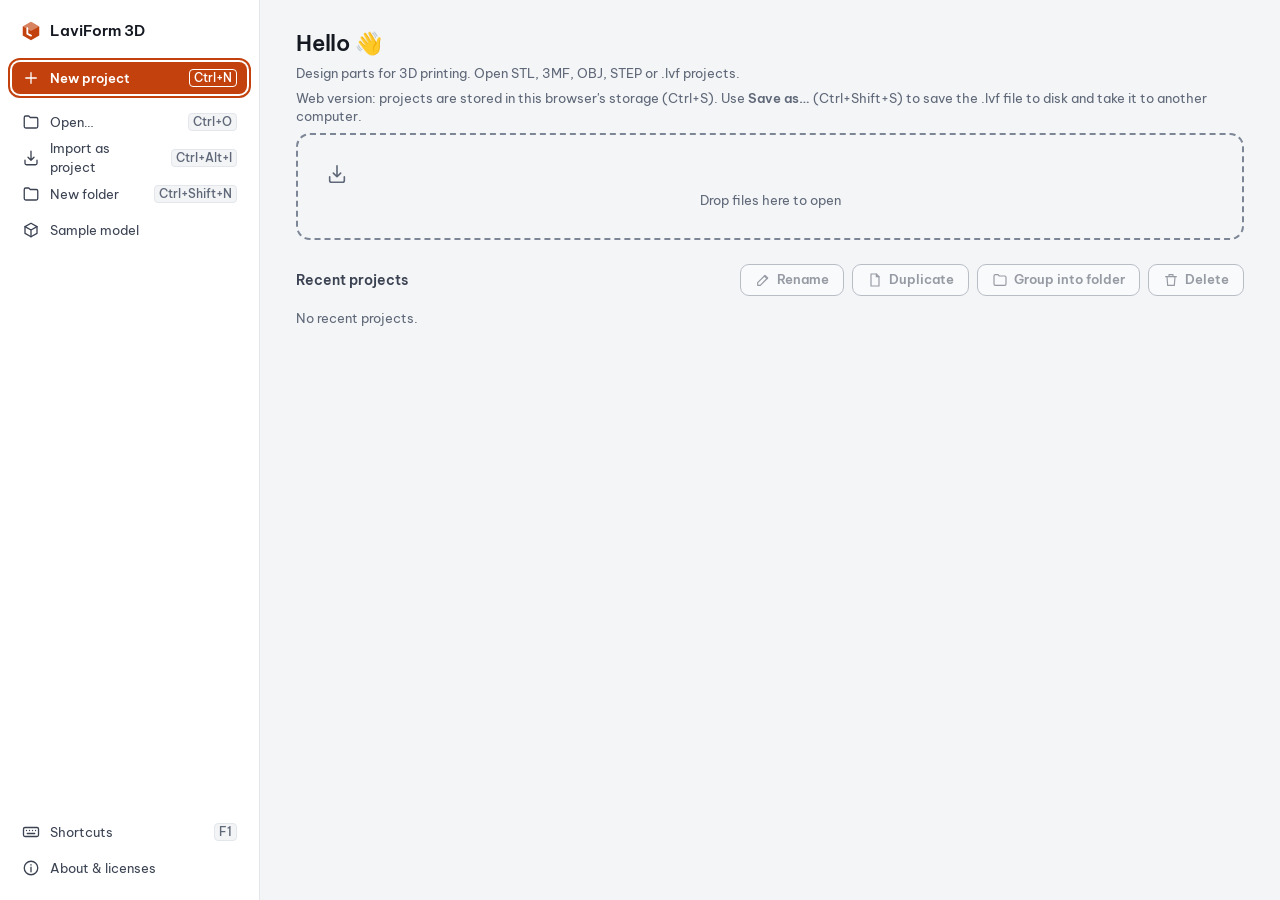
<file: index.html>
<!doctype html>
<html lang="vi">
<head>
<meta charset="utf-8">
<meta name="viewport" content="width=device-width, initial-scale=1, viewport-fit=cover">
<meta http-equiv="Content-Security-Policy" content="default-src 'self'; script-src 'self' 'wasm-unsafe-eval'; worker-src 'self' blob:; style-src 'self' 'unsafe-inline'; img-src 'self' data: blob:; font-src 'self' data:; connect-src 'self' blob: data: https://xiqkdrlhkmalpafdtplc.supabase.co; object-src 'none'; base-uri 'none'">
<meta name="theme-color" content="#1d4ed8">
<meta name="description" content="LaviForm 3D — thiết kế 3D cho in 3D ngay trên trình duyệt (bản web)">
<meta name="apple-mobile-web-app-capable" content="yes">
<meta name="mobile-web-app-capable" content="yes">
<meta name="apple-mobile-web-app-title" content="LaviForm 3D">
<link rel="manifest" href="./manifest.webmanifest">
<link rel="icon" type="image/png" href="./icons/icon-192.png">
<link rel="apple-touch-icon" href="./icons/apple-touch-icon.png">
<title>LaviForm 3D</title>
  <script type="module" crossorigin src="./assets/index-CjIGFANw.js"></script>
  <link rel="modulepreload" crossorigin href="./assets/t-DcVxcY-1.js">
  <link rel="modulepreload" crossorigin href="./assets/model-QMLOx9t4.js">
  <link rel="stylesheet" crossorigin href="./assets/index-B78vwPgP.css">
</head>
<body></body>
</html>
</file>
<file: assets/index-B78vwPgP.css>
@font-face{font-family:Be Vietnam Pro;font-style:normal;font-display:swap;font-weight:400;src:url(./be-vietnam-pro-vietnamese-400-normal-CRcqvyg1.woff2)format("woff2"),url(./be-vietnam-pro-vietnamese-400-normal-BuGn0gnm.woff)format("woff");unicode-range:U+102-103,U+110-111,U+128-129,U+168-169,U+1A0-1A1,U+1AF-1B0,U+300-301,U+303-304,U+308-309,U+323,U+329,U+1EA0-1EF9,U+20AB}@font-face{font-family:Be Vietnam Pro;font-style:normal;font-display:swap;font-weight:400;src:url(./be-vietnam-pro-latin-ext-400-normal-CiZNW1ec.woff2)format("woff2"),url(./be-vietnam-pro-latin-ext-400-normal-DYBYyMQr.woff)format("woff");unicode-range:U+100-2BA,U+2BD-2C5,U+2C7-2CC,U+2CE-2D7,U+2DD-2FF,U+304,U+308,U+329,U+1D00-1DBF,U+1E00-1E9F,U+1EF2-1EFF,U+2020,U+20A0-20AB,U+20AD-20C0,U+2113,U+2C60-2C7F,U+A720-A7FF}@font-face{font-family:Be Vietnam Pro;font-style:normal;font-display:swap;font-weight:400;src:url(./be-vietnam-pro-latin-400-normal-PpnXBOrz.woff2)format("woff2"),url(./be-vietnam-pro-latin-400-normal-bXgqVju9.woff)format("woff");unicode-range:U+??,U+131,U+152-153,U+2BB-2BC,U+2C6,U+2DA,U+2DC,U+304,U+308,U+329,U+2000-206F,U+20AC,U+2122,U+2191,U+2193,U+2212,U+2215,U+FEFF,U+FFFD}@font-face{font-family:Be Vietnam Pro;font-style:normal;font-display:swap;font-weight:500;src:url(./be-vietnam-pro-vietnamese-500-normal-DREgrEoJ.woff2)format("woff2"),url(./be-vietnam-pro-vietnamese-500-normal-CfdwVo8-.woff)format("woff");unicode-range:U+102-103,U+110-111,U+128-129,U+168-169,U+1A0-1A1,U+1AF-1B0,U+300-301,U+303-304,U+308-309,U+323,U+329,U+1EA0-1EF9,U+20AB}@font-face{font-family:Be Vietnam Pro;font-style:normal;font-display:swap;font-weight:500;src:url(./be-vietnam-pro-latin-ext-500-normal-h0Fp6aX0.woff2)format("woff2"),url(./be-vietnam-pro-latin-ext-500-normal-CK0UkkKf.woff)format("woff");unicode-range:U+100-2BA,U+2BD-2C5,U+2C7-2CC,U+2CE-2D7,U+2DD-2FF,U+304,U+308,U+329,U+1D00-1DBF,U+1E00-1E9F,U+1EF2-1EFF,U+2020,U+20A0-20AB,U+20AD-20C0,U+2113,U+2C60-2C7F,U+A720-A7FF}@font-face{font-family:Be Vietnam Pro;font-style:normal;font-display:swap;font-weight:500;src:url(./be-vietnam-pro-latin-500-normal-B6LVzGNe.woff2)format("woff2"),url(./be-vietnam-pro-latin-500-normal-BJkVuMHw.woff)format("woff");unicode-range:U+??,U+131,U+152-153,U+2BB-2BC,U+2C6,U+2DA,U+2DC,U+304,U+308,U+329,U+2000-206F,U+20AC,U+2122,U+2191,U+2193,U+2212,U+2215,U+FEFF,U+FFFD}@font-face{font-family:Be Vietnam Pro;font-style:normal;font-display:swap;font-weight:600;src:url(./be-vietnam-pro-vietnamese-600-normal-nyU-ZL2p.woff2)format("woff2"),url(./be-vietnam-pro-vietnamese-600-normal-DkpCIyan.woff)format("woff");unicode-range:U+102-103,U+110-111,U+128-129,U+168-169,U+1A0-1A1,U+1AF-1B0,U+300-301,U+303-304,U+308-309,U+323,U+329,U+1EA0-1EF9,U+20AB}@font-face{font-family:Be Vietnam Pro;font-style:normal;font-display:swap;font-weight:600;src:url(./be-vietnam-pro-latin-ext-600-normal-BNd8euf0.woff2)format("woff2"),url(./be-vietnam-pro-latin-ext-600-normal-BeUwKxhG.woff)format("woff");unicode-range:U+100-2BA,U+2BD-2C5,U+2C7-2CC,U+2CE-2D7,U+2DD-2FF,U+304,U+308,U+329,U+1D00-1DBF,U+1E00-1E9F,U+1EF2-1EFF,U+2020,U+20A0-20AB,U+20AD-20C0,U+2113,U+2C60-2C7F,U+A720-A7FF}@font-face{font-family:Be Vietnam Pro;font-style:normal;font-display:swap;font-weight:600;src:url(./be-vietnam-pro-latin-600-normal-BZDkUTrt.woff2)format("woff2"),url(./be-vietnam-pro-latin-600-normal-5IO4e7bK.woff)format("woff");unicode-range:U+??,U+131,U+152-153,U+2BB-2BC,U+2C6,U+2DA,U+2DC,U+304,U+308,U+329,U+2000-206F,U+20AC,U+2122,U+2191,U+2193,U+2212,U+2215,U+FEFF,U+FFFD}:root{--font:"Be Vietnam Pro", system-ui, "Segoe UI", sans-serif;--bg:#f4f5f7;--vpbg:linear-gradient(#fbfbfc, #eef0f3);--surf:#fff;--surf-glass:#fffffff0;--surf2:#f3f4f6;--surf3:#e9ebef;--fg:#141821;--fg2:#3b4252;--fg3:#5f6878;--line:#e3e6eb;--line2:#7d8696;--acc:#c2410c;--accsoft:#c2410c17;--onacc:#fff;--ok:#15803d;--warn:#b45309;--err:#b91c1c;--sh:0 1px 2px #1018280f, 0 4px 14px #10182812;--sh2:0 2px 6px #10182814, 0 16px 40px #10182824;--r1:6px;--r2:9px;--r3:14px;--s1:4px;--s2:8px;--s3:12px;--s4:16px;--s5:24px;--t:.16s cubic-bezier(.2,.7,.2,1);--hit:32px;--row:32px;--tab:40px;--rail:48px;--rb:44px;--lightningcss-light:initial;--lightningcss-dark: ;color-scheme:light}html.dark{--bg:#0f1115;--vpbg:radial-gradient(1200px 700px at 50% 40%, #1c2029, #111318);--surf:#1a1d24;--surf-glass:#1a1d24f2;--surf2:#232733;--surf3:#2b3040;--fg:#eceef3;--fg2:#c3c8d3;--fg3:#9ba3b4;--line:#2b303c;--line2:#6b7385;--acc:#fb923c;--accsoft:#fb923c22;--onacc:#1d0e04;--ok:#4ade80;--warn:#fbbf24;--err:#f87171;--sh:0 1px 2px #0006, 0 6px 18px #00000059;--sh2:0 4px 10px #0006, 0 24px 60px #00000080;--lightningcss-light: ;--lightningcss-dark:initial;color-scheme:dark}html.touch{--hit:44px;--row:44px;--tab:44px;--rail:56px;--rb:52px}@media (prefers-reduced-motion:reduce){:root{--t:0s}}*{box-sizing:border-box;margin:0}html,body{height:100%}body{font:13px/1.45 var(--font);color:var(--fg);background:var(--bg);-webkit-font-smoothing:antialiased;user-select:none;overflow:hidden}button{font:inherit;color:inherit;cursor:pointer;background:0 0;border:0}input,select,textarea{font:inherit;color:inherit}.i{flex:none;display:block}:focus-visible{outline:2px solid var(--acc);outline-offset:2px;border-radius:4px}.k{font:500 12px var(--font);color:var(--fg3);border:1px solid var(--line);background:var(--surf2);white-space:nowrap;border-radius:4px;padding:0 4px;line-height:16px}.sp{flex:1}.hidden{display:none!important}#app{grid-template-rows:calc(var(--tab) + 1px) auto 1fr 26px;grid-template-columns:var(--rail) 1fr var(--rail);display:grid;position:absolute;inset:0}.title{background:var(--surf);border-bottom:1px solid var(--line);z-index:4;-webkit-app-region:no-drag;grid-column:1/-1;align-items:center;gap:8px;padding:0 8px 0 12px;display:flex}.brand{white-space:nowrap;align-items:center;gap:8px;font-weight:600;display:flex}.doc-name{color:var(--fg3);text-overflow:ellipsis;white-space:nowrap;max-width:220px;overflow:hidden}.tabs{height:100%;margin-left:8px;display:flex}.tabs button{height:100%;color:var(--fg3);transition:color var(--t);border-bottom:2px solid #0000;padding:0 12px;font-weight:500}.tabs button:hover{color:var(--fg)}.tabs button[aria-selected=true]{color:var(--acc);border-color:var(--acc)}.qsearch{background:var(--surf2);width:320px;height:30px;color:var(--fg3);border:1px solid var(--line);border-radius:8px;align-items:center;gap:8px;padding:0 10px;display:flex}.tb{width:var(--hit);height:var(--hit);color:var(--fg2);transition:background var(--t);border-radius:8px;place-items:center;display:grid}.tb:hover:not(:disabled){background:var(--surf2);color:var(--fg)}.tb:disabled{opacity:.4;cursor:default}.tb.on{background:var(--accsoft);color:var(--acc)}.ribbon{background:var(--surf);border-bottom:1px solid var(--line);box-shadow:var(--sh);z-index:3;scrollbar-width:none;grid-column:1/-1;align-items:center;min-height:52px;padding:4px 8px;display:flex;overflow-x:auto}.ribbon:hover{scrollbar-width:thin}.ribbon.more{mask-image:linear-gradient(90deg,#000 calc(100% - 40px),#0000)}.grp{border-right:1px solid var(--line);align-items:center;gap:2px;height:44px;padding:0 8px;display:flex}.grp:last-child{border-right:0}.grp em{white-space:nowrap;color:var(--fg3);margin-right:4px;font-size:12px;font-style:normal}.rb{white-space:nowrap;min-width:44px;height:var(--rb);border-radius:var(--r2);color:var(--fg2);transition:background var(--t), color var(--t);justify-content:center;align-items:center;gap:6px;padding:0 8px;font-size:12px;display:flex;position:relative}.rb:hover:not([aria-disabled=true]){background:var(--surf2);color:var(--fg)}.rb.on{background:var(--accsoft);color:var(--acc);box-shadow:inset 0 0 0 2px var(--acc)}.rb[aria-disabled=true]{opacity:.45;cursor:default}@media (height<=900px){html:not(.touch) .rb .lb,html:not(.touch) .grp em{display:none}html:not(.touch) .rb,html:not(.touch) .grp{padding:0 6px}}html.touch .rb{flex-direction:column;gap:2px;min-width:56px;padding:2px 6px}html.touch .grp{height:58px}.rail{background:var(--surf);border-right:1px solid var(--line);z-index:2;flex-direction:column;align-items:center;gap:6px;padding-top:8px;display:flex}.rail.r{border-right:0;border-left:1px solid var(--line)}.rail .tb{width:calc(var(--hit) + 8px);height:calc(var(--hit) + 8px)}.center{background:var(--vpbg);position:relative;overflow:hidden}.center canvas{outline:none;position:absolute;inset:0}.center canvas:focus-visible{outline:2px solid var(--acc);outline-offset:-2px}.pane{background:var(--surf-glass);backdrop-filter:blur(12px);border:1px solid var(--line);width:280px;max-height:calc(100% - 80px);box-shadow:var(--sh2);z-index:5;border-radius:12px;flex-direction:column;display:flex;position:absolute;top:8px;left:8px;overflow:hidden}.ph{border-bottom:1px solid var(--line);flex:none;align-items:center;gap:8px;height:40px;padding:0 8px 0 12px;font-weight:600;display:flex}.pbody{flex:1;padding:4px 0;overflow:auto}.row{min-height:var(--row);color:var(--fg2);cursor:default;align-items:center;gap:8px;padding:0 8px 0 12px;display:flex}.row:hover{background:var(--surf2)}.row.sel{background:var(--accsoft);color:var(--fg);box-shadow:inset 3px 0 0 var(--acc)}.row .t{text-overflow:ellipsis;white-space:nowrap;flex:1;overflow:hidden}.row .m{color:var(--fg3);font-size:12px}.row .tb{width:28px;height:28px}html.touch .row .tb{width:44px;height:44px}.row input.rename{border:1px solid var(--acc);background:var(--surf);border-radius:6px;flex:1;min-width:0;padding:2px 6px}.swatch{border:1px solid var(--line2);border-radius:4px;flex:none;width:12px;height:12px}.empty{color:var(--fg3);text-align:center;padding:16px;line-height:1.6}.empty b{color:var(--fg2);margin-bottom:4px;display:block}.card{border-radius:var(--r3);background:var(--surf-glass);backdrop-filter:blur(12px);border:1px solid var(--line);width:300px;box-shadow:var(--sh2);z-index:5;padding:12px 14px;position:absolute;top:10px;right:10px}.card h4{align-items:center;gap:8px;margin-bottom:8px;font-size:13px;display:flex}.kv{grid-template-columns:auto 1fr;gap:6px 12px;font-size:12.5px;display:grid}.kv dt{color:var(--fg3)}.kv dd{text-align:right;font-variant-numeric:tabular-nums}.chip{cursor:default;background:var(--accsoft);color:var(--acc);white-space:nowrap;border-radius:99px;align-items:center;padding:1px 8px;font-size:12px;font-weight:600;line-height:1.5;display:inline-flex}.chip.ok{color:var(--ok);background:#15803d1a}.chip.bad{color:var(--err);background:#b91c1c17}.btn{height:var(--hit);border-radius:var(--r2);border:1px solid var(--line2);min-width:80px;color:var(--fg2);background:var(--surf);transition:filter var(--t), background var(--t);justify-content:center;align-items:center;gap:6px;padding:0 14px;font-weight:600;display:inline-flex}.btn:hover{background:var(--surf2)}.btn.p{background:var(--acc);border-color:var(--acc);color:var(--onacc)}.btn.p:hover{filter:brightness(1.08)}.btn:disabled{opacity:.5;cursor:default}.seg{background:var(--surf2);border:1px solid var(--line);border-radius:8px;padding:2px;display:inline-flex}.seg button{height:calc(var(--hit) - 6px);color:var(--fg3);white-space:nowrap;border-radius:6px;padding:0 10px}.seg button[aria-pressed=true]{background:var(--surf);color:var(--fg);box-shadow:var(--sh)}.field{color:var(--fg3);justify-content:space-between;align-items:center;gap:12px;margin-top:10px;display:flex}.inp{height:var(--hit);border:1px solid var(--line2);background:var(--surf);border-radius:8px;min-width:0;padding:0 10px}.inp:focus{outline:2px solid var(--acc);outline-offset:2px}select.inp{padding-right:4px}.vtb{background:var(--surf-glass);border:1px solid var(--line);box-shadow:var(--sh);z-index:4;border-radius:10px;gap:2px;padding:4px;display:flex;position:absolute;bottom:12px;left:50%;transform:translate(-50%)}.vtb .sep{background:var(--line);width:1px;margin:4px 2px}.status{color:var(--fg3);background:var(--surf);border-top:1px solid var(--line);white-space:nowrap;z-index:3;grid-column:1/-1;align-items:center;gap:14px;padding:0 12px;font-size:12px;display:flex;overflow:hidden}.status button{color:var(--fg3)}.status button:hover{color:var(--fg)}.status .coords{font-variant-numeric:tabular-nums;min-width:230px}.viewcube{z-index:4;width:72px;height:88px;position:absolute;top:8px;right:12px}.vc-face{transform-origin:0 0;font:600 10px var(--font);letter-spacing:.03em;color:var(--fg2);background:var(--surf2);border:1px solid var(--line2);backface-visibility:hidden;place-items:center;display:grid;position:absolute;top:0;left:0}.vc-face:hover{background:var(--accsoft);color:var(--acc)}.vc-home{width:24px;height:24px;color:var(--fg3);background:var(--surf-glass);border:1px solid var(--line);z-index:300;border-radius:6px;place-items:center;display:grid;position:absolute;top:-4px;left:-4px}html.touch .vc-home{width:44px;height:44px;top:-16px;left:-24px}.mlabel{font:600 12px var(--font);background:var(--acc);color:var(--onacc);box-shadow:var(--sh);pointer-events:none;z-index:4;white-space:nowrap;font-variant-numeric:tabular-nums;border-radius:6px;padding:3px 8px;position:absolute;transform:translate(-50%,-140%)}.hint{background:var(--surf-glass);border:1px solid var(--line);box-shadow:var(--sh);z-index:6;color:var(--fg2);border-radius:10px;align-items:center;gap:10px;padding:6px 12px;display:flex;position:absolute;top:12px;left:50%;transform:translate(-50%)}.dash{z-index:20;background:var(--bg);grid-template-columns:260px 1fr;display:grid;position:absolute;inset:0}.dash nav{background:var(--surf);border-right:1px solid var(--line);flex-direction:column;gap:4px;padding:16px 12px;display:flex}.dash nav .brand{padding:4px 8px 16px;font-size:15px}.dash nav button.nv{height:var(--hit);color:var(--fg2);text-align:left;border-radius:8px;align-items:center;gap:10px;padding:0 10px;display:flex}.dash nav button.nv:hover{background:var(--surf2)}.dash nav button.nv.p{background:var(--acc);color:var(--onacc);margin-bottom:8px;font-weight:600}.dash main{padding:28px 36px;overflow:auto}.dash h1{letter-spacing:-.01em;font-size:22px;font-weight:600}.dash h2{color:var(--fg2);margin:24px 0 12px;font-size:14px;font-weight:600}.grid-cards{grid-template-columns:repeat(auto-fill,minmax(200px,1fr));gap:14px;display:grid}.pcard{text-align:left;border:1px solid var(--line);background:var(--surf);box-shadow:var(--sh);transition:transform var(--t), box-shadow var(--t);border-radius:12px;position:relative;overflow:hidden}.pcard:hover{box-shadow:var(--sh2);transform:translateY(-2px)}.pcard .th{background:var(--vpbg);height:120px;color:var(--fg3);place-items:center;display:grid}.pcard .th img{object-fit:cover;width:100%;height:100%}.pcard .nm{white-space:nowrap;text-overflow:ellipsis;padding:8px 12px 2px;font-weight:600;overflow:hidden}.pcard .tm{color:var(--fg3);padding:0 12px 10px;font-size:12px}.pcard.missing{opacity:.55}.pcard .x{background:var(--surf-glass);position:absolute;top:6px;right:6px}.drop{border:2px dashed var(--line2);text-align:center;color:var(--fg3);border-radius:14px;margin-top:8px;padding:28px}.drop.over{border-color:var(--acc);background:var(--accsoft);color:var(--acc)}.modal-bg{z-index:50;animation:fade var(--t);background:#0008;place-items:center;display:grid;position:fixed;inset:0}.modal{background:var(--surf);width:min(560px,92vw);max-height:86vh;box-shadow:var(--sh2);border:1px solid var(--line);border-radius:16px;padding:18px 20px;overflow:auto}.modal h3{align-items:center;gap:8px;margin-bottom:4px;font-size:16px;display:flex}.modal p.sub{color:var(--fg3);margin-bottom:8px}.modal .acts{justify-content:flex-end;gap:8px;margin-top:18px;display:flex}.modal table{border-collapse:collapse;width:100%;font-size:12.5px}.modal td{border-bottom:1px solid var(--line);padding:5px 4px}.modal td:last-child{text-align:right}.modal .sec{color:var(--fg2);margin:14px 0 4px;font-weight:600}.opt{min-height:var(--hit);align-items:center;gap:10px;display:flex}.opt input[type=checkbox],.opt input[type=radio]{width:18px;height:18px;accent-color:var(--acc)}@keyframes fade{0%{opacity:0}}.palette{background:var(--surf);border:1px solid var(--line);width:min(560px,92vw);box-shadow:var(--sh2);z-index:60;border-radius:14px;position:fixed;top:12%;left:50%;overflow:hidden;transform:translate(-50%)}.palette input{border:0;border-bottom:1px solid var(--line);background:0 0;outline:none;width:100%;height:48px;padding:0 16px;font-size:15px}.palette .list{max-height:360px;padding:6px;overflow:auto}.palette .it{min-height:var(--hit);color:var(--fg2);border-radius:8px;align-items:center;gap:10px;padding:0 10px;display:flex}.palette .it.act{background:var(--accsoft);color:var(--fg)}.palette .it .v{color:var(--fg3);font-size:11.5px}.toasts{z-index:70;flex-direction:column;gap:8px;max-width:420px;display:flex;position:fixed;bottom:40px;right:16px}.toast{background:var(--surf);border:1px solid var(--line);box-shadow:var(--sh2);animation:fade var(--t);border-radius:12px;align-items:flex-start;gap:10px;padding:10px 12px;display:flex}.toast.err{border-color:var(--err)}.toast.err .i{color:var(--err)}.toast.warn .i{color:var(--warn)}.toast.ok .i{color:var(--ok)}.busy{background:var(--surf-glass);border:1px solid var(--line);box-shadow:var(--sh2);z-index:8;border-radius:14px;align-items:center;gap:12px;padding:14px 18px;display:flex;position:absolute;top:50%;left:50%;transform:translate(-50%,-50%)}.spin{border:2px solid var(--line);border-top-color:var(--acc);border-radius:50%;width:18px;height:18px;animation:.8s linear infinite sp}@keyframes sp{to{transform:rotate(360deg)}}.ctxmenu{z-index:80;background:var(--surf);border:1px solid var(--line);min-width:200px;box-shadow:var(--sh2);border-radius:10px;padding:4px;position:fixed}.ctxmenu button{width:100%;min-height:var(--hit);color:var(--fg2);text-align:left;border-radius:6px;align-items:center;gap:10px;padding:0 10px;display:flex}.ctxmenu button:hover,.ctxmenu button:focus{background:var(--surf2);color:var(--fg);outline:none}.ctxmenu hr{border:0;border-top:1px solid var(--line);margin:4px 0}.tip{z-index:90;background:var(--fg);color:var(--bg);pointer-events:none;border-radius:7px;align-items:center;gap:8px;max-width:320px;padding:6px 9px;font-size:12px;display:flex;position:fixed}.tip .k{color:inherit;opacity:.8;background:0 0;border-color:currentColor}.dragover:after{content:"Thả tệp để nhập";border:2px dashed var(--acc);color:var(--acc);background:var(--accsoft);z-index:30;border-radius:14px;place-items:center;font-size:16px;font-weight:600;display:grid;position:absolute;inset:8px}.dtools{align-items:center;gap:8px;margin:24px 0 12px;display:flex}.pcard.sel{outline:2px solid var(--acc);outline-offset:2px}.fgroup{margin:14px 0}.fhead{min-height:var(--hit);color:var(--fg2);cursor:pointer;border-radius:8px;align-items:center;gap:10px;padding:0 10px;display:flex}.fhead:hover{background:var(--surf2)}.fhead.sel{background:var(--accsoft);color:var(--fg)}.fhead .m{color:var(--fg3);font-size:12px}.fgroup .grid-cards{margin:8px 0 0 28px}[data-drop-folder].over{outline:2px dashed var(--acc);outline-offset:4px;border-radius:10px}.sk-overlay{pointer-events:none;z-index:4;position:absolute;inset:0}.sk-dim,.sk-glyph{pointer-events:auto;font:600 12px var(--font);font-variant-numeric:tabular-nums;white-space:nowrap;cursor:pointer;border-radius:6px;position:absolute;transform:translate(-50%,-50%)}.sk-dim{background:var(--surf);color:var(--fg);border:1px solid var(--line2);box-shadow:var(--sh);padding:2px 7px}.sk-glyph{background:var(--surf2);min-width:18px;height:18px;color:var(--fg2);border:1px solid var(--line2);place-items:center;padding:0 4px;font-size:11px;display:grid}html.touch .sk-glyph{min-width:28px;height:28px}html.touch .sk-dim{padding:6px 10px}.sk-dim.sel,.sk-glyph.sel{background:var(--acc);color:var(--onacc);border-color:var(--acc)}.sk-dim.bad,.sk-glyph.bad{border-color:var(--err);color:var(--err)}.sk-snap{background:var(--fg);color:var(--bg);pointer-events:none;white-space:nowrap;border-radius:5px;padding:1px 6px;font-size:11px;position:absolute}.sk-live{font:600 12px var(--font);font-variant-numeric:tabular-nums;background:var(--acc);color:var(--onacc);pointer-events:none;white-space:nowrap;box-shadow:var(--sh);border-radius:6px;padding:2px 8px;position:absolute}.sk-hud{z-index:9;background:var(--surf);border:1px solid var(--line);box-shadow:var(--sh2);border-radius:10px;align-items:center;gap:8px;padding:6px 8px;display:flex;position:absolute}.sk-hud label{color:var(--fg3);align-items:center;gap:6px;font-size:12px;display:flex}.sk-hud input{border:1px solid var(--line2);background:var(--surf);border-radius:6px;width:92px;height:28px;padding:0 8px}.sk-hud input:focus{outline:2px solid var(--acc);outline-offset:1px}.sk-dim-edit{z-index:9;border:2px solid var(--acc);background:var(--surf);width:100px;height:28px;font:600 12px var(--font);border-radius:6px;padding:0 8px;position:absolute}.sk-box{z-index:7;border:1.5px solid var(--acc);background:var(--accsoft);pointer-events:none;position:absolute}.sk-box.cross{border-style:dashed}.sk-hintbar{max-width:calc(100% - 340px);top:auto;bottom:64px}.sk-hintbar .txt{color:var(--fg3);white-space:normal;-webkit-line-clamp:2;-webkit-box-orient:vertical;flex:1 1 0;min-width:8em;line-height:1.35;display:-webkit-box;overflow:hidden}.sk-hintbar>b{white-space:nowrap;text-overflow:ellipsis;flex:0 auto;max-width:12em;overflow:hidden}.sk-hintbar .btn,.sk-hintbar .chip{flex:none}.sk-hintbar>span:not(.txt):not(.sp):not(.chip){white-space:nowrap;flex:none}.sk-hintbar .sep{background:var(--line);width:1px;height:18px}.sk-hintbar{box-sizing:border-box;flex-wrap:wrap;row-gap:4px;overflow:hidden}.sk-hintbar .btn.p{margin-left:auto}@media (width<=1200px){.sk-hintbar .btn .k,.sk-hintbar>b,.sk-hintbar>b+.sep{display:none}.sk-hintbar .txt{min-width:6em}}.sk-help{color:var(--fg3);margin-top:8px;font-size:12px;line-height:1.5}.sec-t{color:var(--fg2);margin:12px 0 2px;font-size:12.5px;font-weight:600}.sk-cons{flex-wrap:wrap;gap:6px;margin-top:6px;display:flex}.sk-cons .btn{min-width:0;height:30px;padding:0 10px;font-weight:500}html.touch .sk-cons .btn{height:44px}.sk-clist .row{border-radius:6px;min-height:30px;padding:0 4px 0 8px}.sk-clist .row.bad{color:var(--err)}.card{max-height:calc(100% - 90px);overflow:auto}.row.fold{font-weight:600}.row.infolder{padding-left:28px}.row.over{outline:2px dashed var(--acc);outline-offset:-2px}.ctxbar{background:var(--surf-glass);backdrop-filter:blur(12px);border:1px solid var(--line);box-shadow:var(--sh2);z-index:5;scrollbar-width:none;border-radius:12px;gap:2px;max-width:calc(100% - 140px);padding:4px;display:flex;position:absolute;bottom:62px;left:50%;overflow-x:auto;transform:translate(-50%)}.ctxbar .rb{flex:none}.ctxbar .rb .lb{white-space:nowrap;display:inline!important}.ctxbar .rb .k{color:var(--fg3);border:1px solid var(--line);border-radius:4px;margin-left:2px;padding:0 4px;font-size:12px}.numrow{align-items:center;gap:4px;display:flex}.numrow .inp{text-align:right;flex:1;min-width:0}.numrow .step{border:1px solid var(--line);background:var(--surf2);width:32px;height:32px;color:var(--fg);border-radius:8px;font-size:16px}html.touch .numrow .step{width:44px;height:44px}.chk{min-height:32px;color:var(--fg2);align-items:center;gap:8px;margin:4px 0;font-size:13px;display:flex}.chk input{width:16px;height:16px;accent-color:var(--acc)}.mt-status{color:var(--fg3);min-height:16px;margin-top:8px;font-size:12px}.mt-status.err{color:var(--bad,#b91c1c)}.mt-status.warn{color:var(--warn-fg,#b45309)}.card .acts{justify-content:flex-end;gap:8px;margin-top:10px;display:flex}.card .field .sub{color:var(--fg3);margin-top:2px;font-size:11px}.mt-form .field{flex-direction:column;align-items:stretch;gap:4px;margin-top:8px}.mt-form .field>label{color:var(--fg2);font-size:12px}.mt-form .seg{flex-wrap:wrap;width:100%}.mt-form .seg button{flex:auto}#infoCard .sub{line-height:1.4}.hist-tools{border-bottom:1px solid var(--line);flex-wrap:wrap;gap:6px;padding:6px 8px;display:flex}.hrow .hn{text-align:right;width:20px;color:var(--fg3);font-variant-numeric:tabular-nums;font-size:11px}.hrow .tb{opacity:0}.hrow:hover .tb,.hrow:focus-within .tb,.hrow.sel .tb{opacity:1}.hrow.off .t{color:var(--fg3);text-decoration:line-through}.hrow.bad{box-shadow:inset 3px 0 0 var(--err,#b91c1c)}.hrow.bad .t{color:var(--err,#b91c1c)}.chip.bad{background:color-mix(in srgb, var(--err,#b91c1c) 15%, transparent);color:var(--err,#b91c1c)}table.vars{border-collapse:collapse;width:100%;margin-top:8px}table.vars td,table.vars th{text-align:left;padding:4px 6px;font-size:13px}table.vars .vres{color:var(--fg2);font-variant-numeric:tabular-nums;min-width:80px}table.vars .vres.err{color:var(--err,#b91c1c);font-size:11px}.hrow.warn{box-shadow:inset 3px 0 0 var(--warn,#b45309)}.chip.warn{background:color-mix(in srgb, var(--warn,#b45309) 16%, transparent);color:var(--warn,#b45309)}.install-chip{right:max(16px, env(safe-area-inset-right));bottom:max(16px, env(safe-area-inset-bottom));z-index:60;background:var(--bg2,#fff);color:var(--fg,#111);border-radius:12px;align-items:center;gap:8px;padding:8px 10px;font-size:13px;display:flex;position:fixed;box-shadow:0 8px 28px #0000002e,0 1px 3px #0000001f}.dw{z-index:6;background:var(--bg);grid-template-rows:1fr 32px;grid-template-columns:240px 1fr;display:grid;position:absolute;inset:0}.dw.collapsed{grid-template-columns:48px 1fr}.dw-side{background:var(--surf);border-right:1px solid var(--line);flex-direction:column;grid-row:1/3;min-width:0;display:flex;overflow:hidden}.dw.collapsed .dw-side .t,.dw.collapsed .dw-tree>:not(.dw-thumbs),.dw.collapsed .dw-thumb span,.dw.collapsed .dw-sec{display:none}.dw.collapsed .dw-thumb{width:36px;padding:2px}.dw-tree{flex:1;padding-bottom:12px;overflow:auto}.dw-sec{color:var(--fg3);text-transform:none;padding:12px 12px 4px;font-size:12px;font-weight:600}.dw-sec.err{color:var(--err)}.dw-tree .row{border-radius:6px;margin:0 6px;padding:0 8px;font-size:13px}.dw-tree .row .t{text-overflow:ellipsis;white-space:nowrap;flex:1;overflow:hidden}.dw-tree .row:hover{background:var(--surf2)}.dw-tree .row.sel{background:var(--accsoft);color:var(--acc);box-shadow:inset 3px 0 0 var(--acc)}.dw-empty{color:var(--fg3);padding:4px 14px;font-size:12px}.dw-thumbs{flex-direction:column;gap:6px;padding:6px;display:flex}.dw-thumb{border:1px solid var(--line);background:var(--surf2);color:var(--fg2);cursor:pointer;text-align:left;border-radius:8px;flex-direction:column;gap:4px;padding:6px;font-size:12px;display:flex}.dw-thumb svg.paper{aspect-ratio:1.414;background:#fff;border-radius:3px;width:100%;height:auto}.dw-thumb.on{border-color:var(--acc);box-shadow:0 0 0 1px var(--acc)}.dw-thumb.add{min-height:var(--hit);flex-direction:row;justify-content:center;align-items:center}.dw-thumb span{text-overflow:ellipsis;white-space:nowrap;overflow:hidden}.dw-desk{background:var(--vpbg);touch-action:none;cursor:default;outline:none;position:relative;overflow:hidden}.dw-desk:focus-visible{box-shadow:inset 0 0 0 2px var(--acc)}.dw-sheet{transform-origin:0 0;background:#fff;position:absolute;top:0;left:0;box-shadow:0 2px 14px #0003,0 0 0 1px #0002}.dw-sheet svg.paper{width:100%;height:100%;display:block}.dw-snap{border:2px solid var(--acc);background:var(--accsoft);pointer-events:none;z-index:2;border-radius:50%;width:14px;height:14px;position:absolute}.dw-card{width:300px;top:12px;right:12px}.dw-card .inp{height:calc(var(--hit) - 4px)}.dw-ctx{background:var(--surf-glass);backdrop-filter:blur(12px);border:1px solid var(--line);box-shadow:var(--sh2);z-index:5;border-radius:14px;gap:6px;padding:6px;display:flex;position:absolute;bottom:44px;left:50%;transform:translate(-50%)}.dw-ctx .btn{min-width:44px;min-height:44px}.dw-status{color:var(--fg3);background:var(--surf);border-top:1px solid var(--line);grid-column:2;align-items:center;gap:10px;padding:0 10px;font-size:12px;display:flex}.dw-status .sp{flex:1}.dw-status .btn{height:26px;font-size:12px}html.touch .dw-status{grid-template-rows:auto}@media (width<=900px){.dw{grid-template-columns:48px 1fr}.dw .dw-side .t,.dw .dw-thumb span,.dw .dw-sec,.dw .dw-tree>:not(.dw-thumbs){display:none}.dw .dw-thumb{width:36px;padding:2px}}html.touch .dw-card .seg button,html.touch .dw-status .btn,html.touch .dw-card .btn{min-height:44px}html.touch .dw{grid-template-rows:1fr 52px}.dw-edit{z-index:4;background:var(--surf);border:1px solid var(--acc);width:240px;box-shadow:var(--sh2);border-radius:10px;flex-direction:column;gap:4px;padding:8px;display:flex;position:absolute}.dw-edit span{color:var(--fg3);font-size:12px}.lic-chip{border:1px solid var(--line2);background:var(--surf2);height:32px;color:var(--fg2);cursor:pointer;white-space:nowrap;border-radius:999px;align-items:center;gap:6px;margin-left:8px;padding:0 4px 0 10px;font-size:12px;display:inline-flex}.lic-chip .lic-go{background:var(--acc);color:#fff;border-radius:999px;padding:3px 10px;font-weight:600}html.dark .lic-chip .lic-go{color:#1a1d24}.lic-chip.hidden{display:none}.rb.locked{position:relative}.rb.locked .lk{color:var(--fg3);position:absolute;top:3px;right:5px}.mono{letter-spacing:.02em;font-family:ui-monospace,Consolas,Cascadia Mono,monospace}.ac-msg{align-items:flex-start;gap:6px;min-height:18px;margin-top:6px;font-size:12.5px;display:flex}.ac-msg.bad{color:var(--err)}.fb-stars{align-items:center;gap:6px;margin:6px 0 10px;display:flex}.fb-star{border:1px solid var(--line2);background:var(--surf);width:44px;height:44px;color:var(--fg3);cursor:pointer;border-radius:10px;font-size:22px;line-height:1}.fb-star.on{background:var(--accsoft);border-color:var(--acc);color:var(--acc)}.fb-lab{color:var(--fg2);margin-left:6px;font-size:13px}.fb-kinds{flex-wrap:wrap;gap:6px;margin-bottom:10px;display:flex}button.chip{border:1px solid var(--line2);background:var(--surf);min-height:32px;color:var(--fg2);cursor:pointer;border-radius:999px;padding:0 12px;font-size:12.5px}button.chip.on{background:var(--acc);border-color:var(--acc);color:#fff}html.dark .chip.on{color:#1a1d24}.fb-count{text-align:right;color:var(--fg3);font-size:12px}.fb-count.warn{color:var(--warn,#b45309);font-weight:600}.fb-check{cursor:pointer;min-height:32px;color:var(--fg2);align-items:center;gap:8px;font-size:13px;display:flex}.fb-check input{width:18px;height:18px}html.touch .fb-check,html.touch button.chip{min-height:44px}.rate-invite{z-index:50;background:var(--surf);border:1px solid var(--line);box-shadow:var(--sh2);border-radius:12px;align-items:center;gap:8px;padding:8px 8px 8px 14px;font-size:13px;display:flex;position:fixed;bottom:40px;right:16px}.rate-invite span{align-items:center;gap:6px;display:inline-flex}.toast .tact{flex:none;height:32px;margin-left:10px}html.touch .chk,html.touch .lic-chip,html.touch .toast .tact{min-height:44px}html.dark .modal{border:1px solid var(--line2)}.pstrip{z-index:6;background:var(--surf);border:1px solid var(--line);min-height:52px;box-shadow:var(--sh2);animation:fade var(--t);border-radius:14px;flex-wrap:wrap;align-items:center;gap:10px;padding:8px 10px 8px 14px;font-size:13px;display:flex;position:absolute;bottom:12px;left:12px;right:12px}.pstrip .ps-t{align-items:center;gap:6px;display:inline-flex}.pstrip .ps-busy,.pstrip .ps-cur{color:var(--fg2)}.pstrip .ps-err{color:var(--err)}.pstrip .ps-ok{color:var(--fg2)}.pstrip .ps-cur{text-overflow:ellipsis;white-space:nowrap;max-width:420px;overflow:hidden}.pstrip .ps-k{border:1px solid var(--line);background:var(--surf2,transparent);min-height:32px;color:var(--fg);cursor:pointer;border-radius:9px;align-items:center;gap:6px;padding:0 10px;display:inline-flex}.pstrip .ps-k[aria-disabled=true]{cursor:default;border-style:dashed}.pstrip .ps-k.on{border-width:2px;border-color:currentColor}.pstrip .ps-k.k0{color:#b45309}.pstrip .ps-k.k1{color:#7c3aed}.pstrip .ps-k.k2{color:#be123c}.pstrip .ps-k.k3{color:#0e7490}.pstrip .sw.k3{background:repeating-linear-gradient(90deg,currentColor 0 2.5px,#0000 2.5px 7px)}.pstrip .ps-k b{color:var(--fg)}.pstrip .sw{border:1.5px solid;border-radius:3px;width:18px;height:14px;display:inline-block}.pstrip .sw.k0{background:repeating-linear-gradient(135deg,currentColor 0 3px,#0000 3px 6px)}.pstrip .sw.k1{background:radial-gradient(currentColor 28%,#0000 30%) 0 0/6px 6px}.pstrip .sw.k2{background:linear-gradient(currentColor 1.5px,#0000 1.5px) 0 0/6px 6px,linear-gradient(90deg,currentColor 1.5px,#0000 1.5px) 0 0/6px 6px}.pstrip .mk{font-size:11px}.pstrip .ps-nav{align-items:center;gap:4px;display:inline-flex}.pstrip .ps-pos{text-align:center;font-variant-numeric:tabular-nums;min-width:44px}.pstrip .ps-in{color:var(--fg2);align-items:center;gap:4px;display:inline-flex}.pstrip .ps-in .inp{text-align:right;width:52px;height:32px}.pstrip .ps-in .inp.bad{border-color:var(--err)}.center.has-strip .vtb{bottom:calc(var(--strip-h,64px) + 20px)}html.touch .pstrip .ps-k,html.touch .pstrip .tb,html.touch .pstrip .ps-in .inp{min-width:44px;min-height:44px}html.dark .pstrip .ps-k.k0{color:#f59e0b}html.dark .pstrip .ps-k.k1{color:#a78bfa}html.dark .pstrip .ps-k.k2{color:#fb7185}html.dark .pstrip .ps-k.k3{color:#22d3ee}.pstrip .chip{align-items:center;min-height:24px;padding:2px 10px;line-height:1;display:inline-flex}.ri-row{border-top:1px solid var(--line);padding:8px 0}.ri-row .field{margin-top:6px}.hgrp{cursor:pointer;font-weight:600}.hgrp .hn{text-align:right;width:20px;color:var(--fg3)}.hgrp .tb{opacity:0}.hgrp:hover .tb,.hgrp:focus-within .tb,.hgrp:focus .tb{opacity:1}.hrow.ing{padding-left:22px}details.snapk{margin:4px 0 6px}details.snapk>summary{cursor:pointer;color:var(--fg2);align-items:center;min-height:28px;font-size:12.5px;display:flex}html.touch details.snapk>summary{min-height:44px}details.snapk .sk-cons{margin-top:6px}.inp.bad,.inp[aria-invalid=true]{border-color:var(--err);box-shadow:0 0 0 1px var(--err)}.btn.ic{justify-content:center;min-width:32px;min-height:32px;padding:0 6px}html.touch .btn.ic{min-width:44px;min-height:44px}.mx-g{border:1px solid var(--line);border-radius:8px;margin:0 0 8px;padding:6px 10px 8px}.mx-g legend{color:var(--fg2);padding:0 4px;font-size:12px}.tri{flex-wrap:wrap;align-items:center;gap:8px;display:flex}.tri-c{color:var(--fg2);align-items:center;gap:4px;font-size:12px;display:flex}.tri-c .inp{width:72px}.modal{max-height:calc(100dvh - 32px);overflow:auto}.modal>.acts{background:var(--surf);z-index:1;margin-bottom:-18px;padding:8px 0 18px;position:sticky;bottom:-18px}.wrap-row{flex-wrap:wrap}.wrap-row .btn,.ic-row .btn{white-space:nowrap;flex:none}.ic-row{gap:6px}.mt-form label.scrub{cursor:ew-resize;user-select:none;touch-action:none}.mt-form label.scrub.noscrub{cursor:default;touch-action:auto}html.touch .mt-form label.scrub{min-height:var(--hit);align-items:center;display:inline-flex}body.scrubbing,body.scrubbing *{cursor:ew-resize!important;user-select:none!important}.an-legend{z-index:6;background:var(--surf);border:1px solid var(--line);border-radius:10px;width:260px;padding:10px 12px;font-size:12px;line-height:1.45;position:absolute;bottom:44px;left:12px;box-shadow:0 6px 24px #0000002e}.an-legend .an-h{justify-content:space-between;align-items:center;margin-bottom:6px;display:flex}.an-legend p{color:var(--fg2);margin:6px 0 0}.an-legend .an-bar{background:linear-gradient(90deg,#00224e,#414d6b 25%,#7c7b78 50%,#bcaf6f 75%,#fee838);border-radius:6px;height:12px}.an-legend .an-sc span:nth-child(2){text-align:center}.an-legend .an-sc span:last-child{text-align:right}.an-legend .an-sc span{flex:1}.an-legend .an-tk{height:5px;position:relative}.an-legend .an-tk i{background:var(--fg2);width:1px;height:5px;position:absolute;top:0}.an-legend .an-sc{color:var(--fg2);justify-content:space-between;margin-top:2px;display:flex}.an-legend .an-row{align-items:center;gap:8px;margin:3px 0;display:flex}.an-legend .sw{border:1.5px solid var(--line2);border-radius:3px;flex:none;width:16px;height:16px}.an-legend .sw.g{background:#17a34a}.an-legend .sw.y{background:#eab308}.an-legend .sw.r{background:repeating-linear-gradient(135deg,#dc2626 0 3px,#f7f7f7 3px 5px)}.an-legend .sw.b{background:#2563eb}.an-legend .sw.yd{background:radial-gradient(#262626 30%,#0000 32%) 0 0/5px 5px,#eab308}.an-legend .seg button{min-height:var(--hit);min-width:var(--hit)}.an-legend .an-err{color:var(--err,#b91c1c);min-height:0;margin-top:4px}.sr-only{clip:rect(0 0 0 0);white-space:nowrap;border:0;width:1px;height:1px;margin:-1px;padding:0;position:absolute;overflow:hidden}.an-legend .field{margin-top:8px}.an-legend .an-t{min-height:var(--hit);color:inherit;font:inherit;cursor:pointer;background:0 0;border:0;border-radius:6px;align-items:center;gap:4px;padding:0 4px 0 0;display:flex}.an-legend .an-t svg{transition:transform .18s;transform:rotate(90deg)}.an-legend.collapsed .an-t svg{transform:rotate(0)}.an-legend.collapsed .an-h{margin-bottom:0}.an-legend .an-t:focus-visible{outline:2px solid var(--acc);outline-offset:2px}@media (prefers-reduced-motion:reduce){.an-legend .an-t svg{transition:none}}.info details.est,#infoCard details.est{border:1px solid var(--line);border-radius:8px;margin-top:10px;padding:6px 8px}#infoCard details.est summary{cursor:pointer;align-items:center;gap:6px;min-height:28px;font-size:13px;display:flex}#infoCard details.est summary b{font-variant-numeric:tabular-nums}#infoCard .est-f{grid-template-columns:repeat(2,minmax(0,1fr));gap:6px;margin-top:8px;display:grid}#infoCard .est-f label{color:var(--fg2);flex-direction:column;gap:2px;font-size:12px;display:flex}#infoCard .est-f .inp{box-sizing:border-box;width:100%;min-width:0;min-height:28px}#infoCard .est-f label{min-width:0}#infoCard details.est summary{flex-wrap:wrap;row-gap:2px}#infoCard details.est{box-sizing:border-box;min-width:0;max-width:100%}#infoCard .inp[aria-invalid=true],.inp[aria-invalid=true]{box-shadow:0 0 0 1px var(--danger,#dc2626);border-color:var(--danger,#dc2626)!important}.field-err{color:var(--danger,#dc2626);margin-top:2px;font-size:12px}#infoCard .est-n{color:var(--fg3);margin:6px 0 0;font-size:12px}html.touch #infoCard details.est summary,html.touch #infoCard .est-f .inp{min-height:44px}.center:has(>#infoCard:not(.hidden)) .viewcube,.center:has(#infoCard:not(.hidden)) .viewcube{transition:right .15s;right:326px}@media (prefers-reduced-motion:reduce){.viewcube{transition:none!important}}.kbtip{z-index:10000;background:var(--fg);max-width:320px;color:var(--bg);box-shadow:var(--sh2);pointer-events:none;border-radius:6px;padding:6px 9px;font-size:12px;line-height:1.4;position:fixed}.ribbon::-webkit-scrollbar{display:none}.ribbon .grp.ovf{display:none}.rb-menu{z-index:9000;grid-template-columns:repeat(var(--cols,1), minmax(200px, 1fr));align-content:start;column-gap:4px;min-width:240px;max-height:calc(100vh - 120px);display:grid;position:fixed;overflow:auto}.rb-menu .rbm-h{grid-column:1/-1}.ribbon .rb.ovf,.ribbon.compact .rb .lb,.ribbon.compact .grp em{display:none}.ribbon.compact .rb{min-width:44px;padding:0 4px}.ribbon.compact .grp{padding:0 4px}html.touch .ribbon.compact .rb{min-width:44px}.qsearch{white-space:nowrap;min-width:0}.qsearch>span:not(.k):not(.sp){text-overflow:ellipsis;overflow:hidden}.rb-menu .rbm-h{color:var(--fg3);text-transform:uppercase;letter-spacing:.04em;padding:6px 10px 2px;font-size:11px}.rb-menu button{text-align:left;align-items:center;gap:8px;width:100%;min-height:32px;padding:4px 10px;display:flex}html.touch .rb-menu button{min-height:44px}.tabs button{white-space:nowrap}html.touch .title .tb{min-width:44px;min-height:44px}html.touch .qsearch{min-height:44px}html.touch .tabs button{min-width:44px;padding:0 14px}.onboard{background:var(--surf-glass);backdrop-filter:blur(12px);border:1px solid var(--line);border-radius:var(--r3);width:min(460px,100% - 32px);box-shadow:var(--sh2);z-index:5;padding:12px 16px;position:absolute;bottom:72px;left:50%;transform:translate(-50%)}.onboard h4{align-items:center;gap:8px;margin:0 0 6px;font-size:14px;display:flex}.onboard ol{color:var(--fg2);margin:0 0 8px 18px;padding:0;font-size:13px;line-height:1.55}.onboard .acts{justify-content:flex-end;gap:8px;display:flex}.dh-tip{z-index:60;pointer-events:none;background:var(--surf);color:var(--fg);border:1px solid var(--acc);font-variant-numeric:tabular-nums;box-shadow:var(--sh);white-space:nowrap;border-radius:6px;padding:2px 8px;font-size:12px;position:fixed}
</file>
